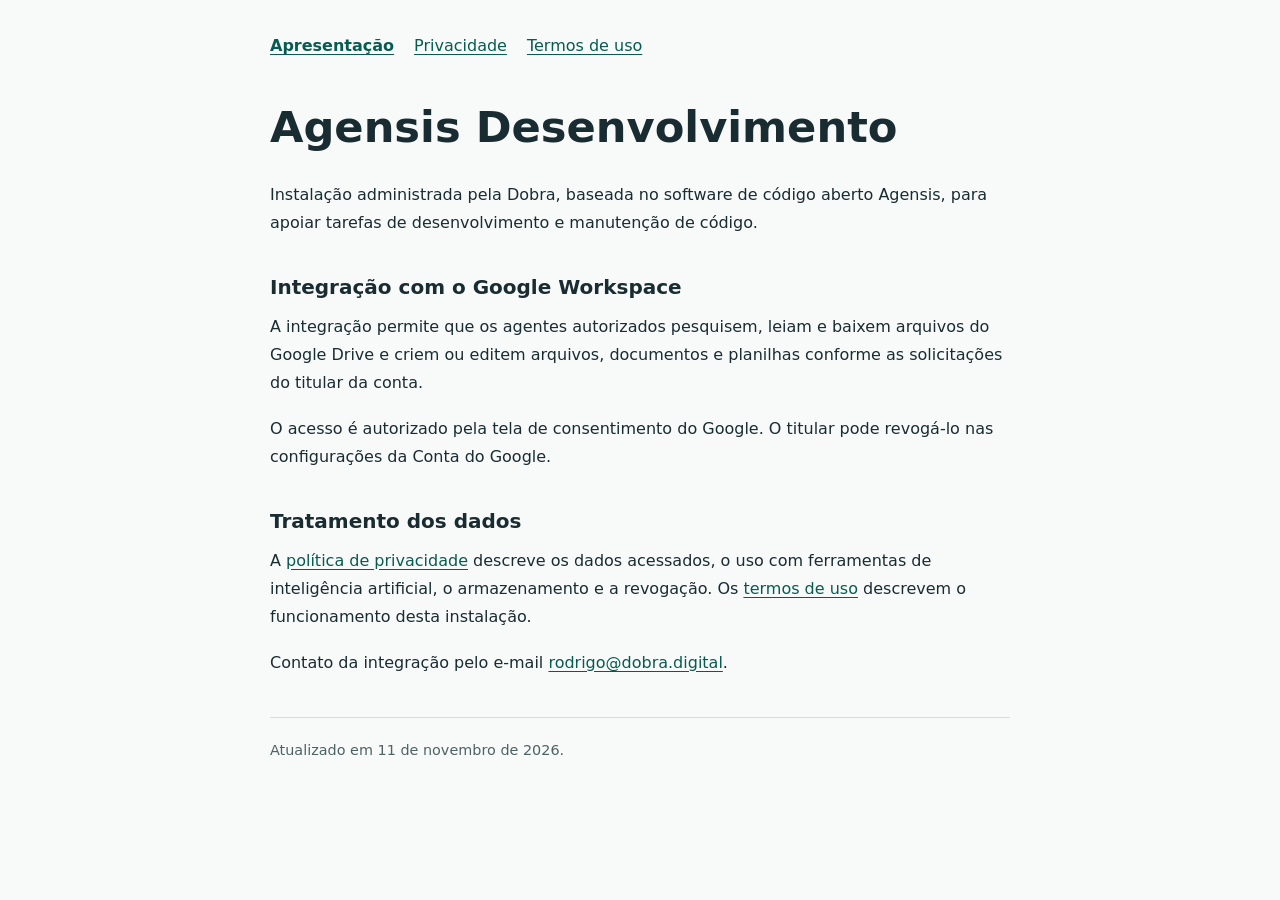
<file: index.html>
<!doctype html>
<html lang="pt-BR">
<meta charset="utf-8">
<meta name="viewport" content="width=device-width,initial-scale=1">
<title>Agensis Desenvolvimento — Dobra</title>
<link rel="stylesheet" href="style.css">
<main>
  <nav aria-label="Navegação"><a href="./" aria-current="page">Apresentação</a><a href="privacidade.html">Privacidade</a><a href="termos.html">Termos de uso</a></nav>
  <h1>Agensis Desenvolvimento</h1>
  <p>Instalação administrada pela Dobra, baseada no software de código aberto Agensis, para apoiar tarefas de desenvolvimento e manutenção de código.</p>
  <h2>Integração com o Google Workspace</h2>
  <p>A integração permite que os agentes autorizados pesquisem, leiam e baixem arquivos do Google Drive e criem ou editem arquivos, documentos e planilhas conforme as solicitações do titular da conta.</p>
  <p>O acesso é autorizado pela tela de consentimento do Google. O titular pode revogá-lo nas configurações da Conta do Google.</p>
  <h2>Tratamento dos dados</h2>
  <p>A <a href="privacidade.html">política de privacidade</a> descreve os dados acessados, o uso com ferramentas de inteligência artificial, o armazenamento e a revogação. Os <a href="termos.html">termos de uso</a> descrevem o funcionamento desta instalação.</p>
  <p>Contato da integração pelo e-mail <a href="mailto:rodrigo@dobra.digital">rodrigo@dobra.digital</a>.</p>
  <footer>Atualizado em 11 de novembro de 2026.</footer>
</main>
</html>
</file>
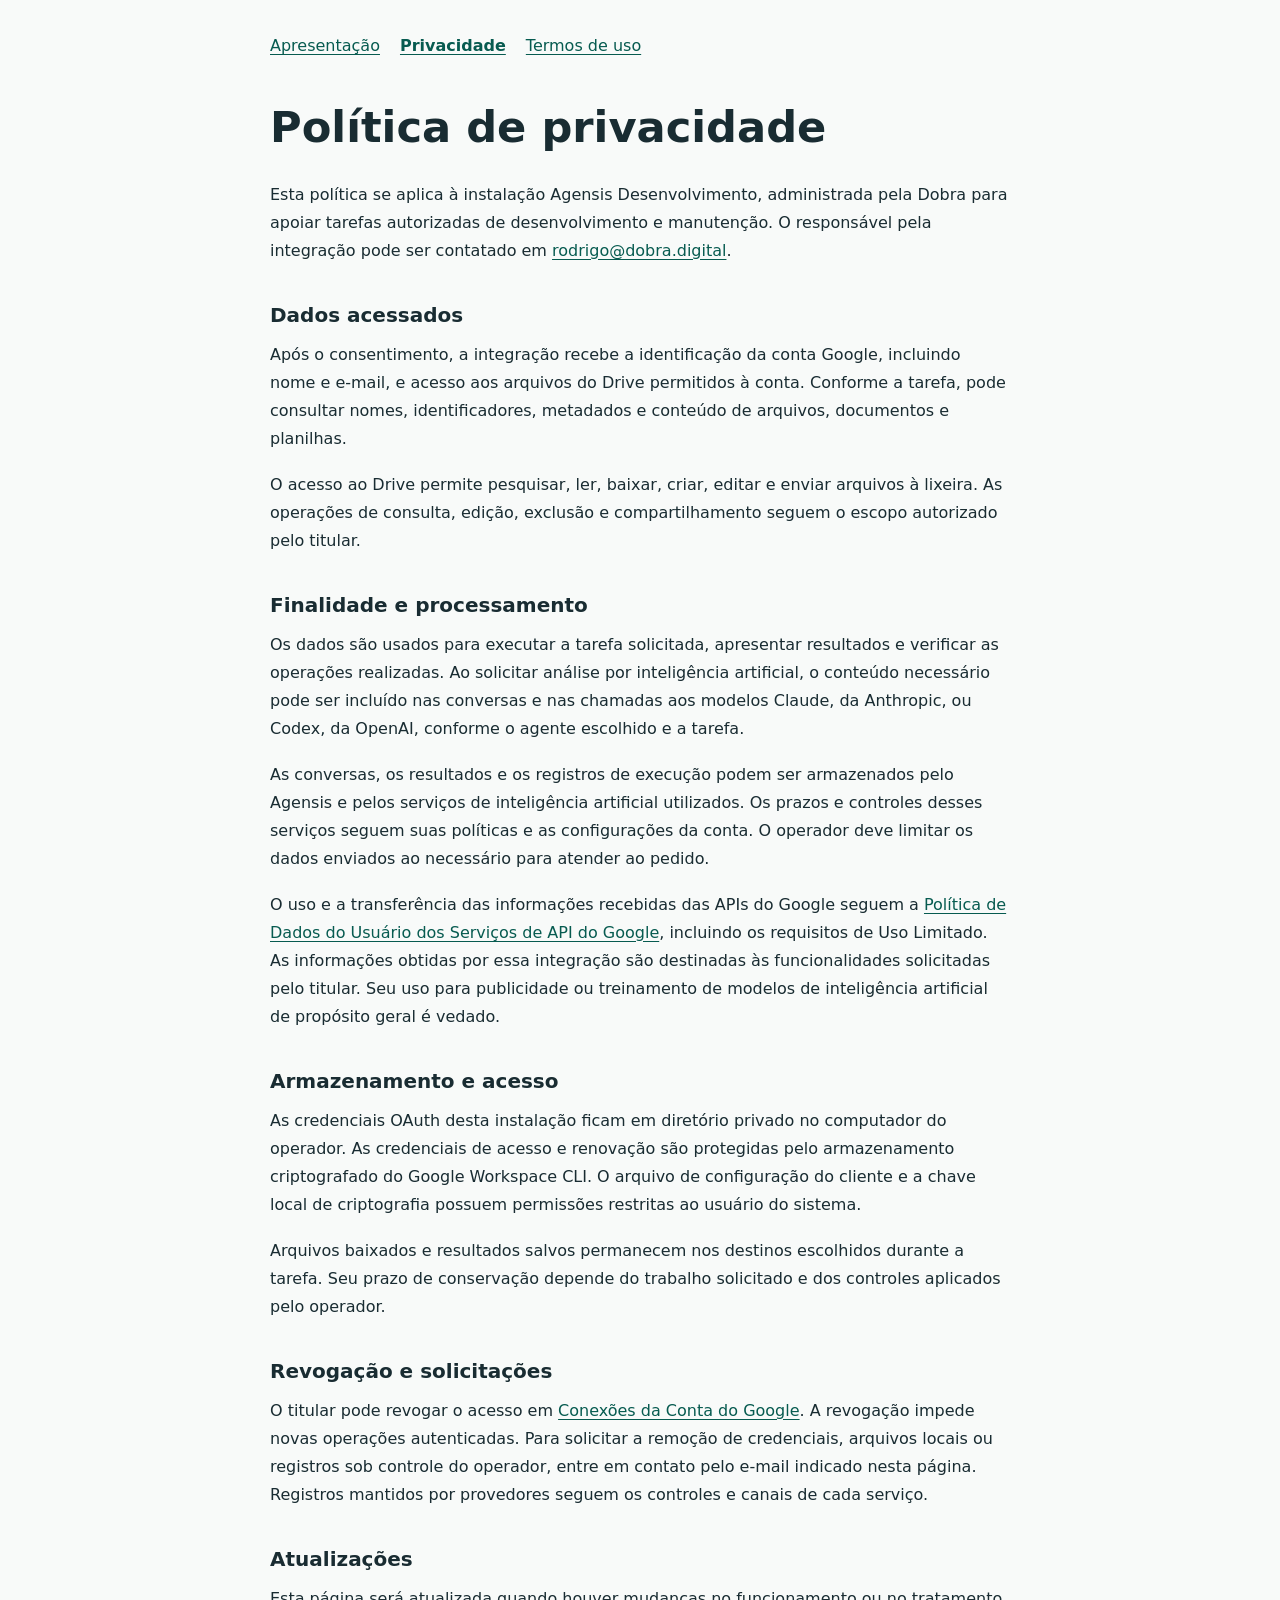
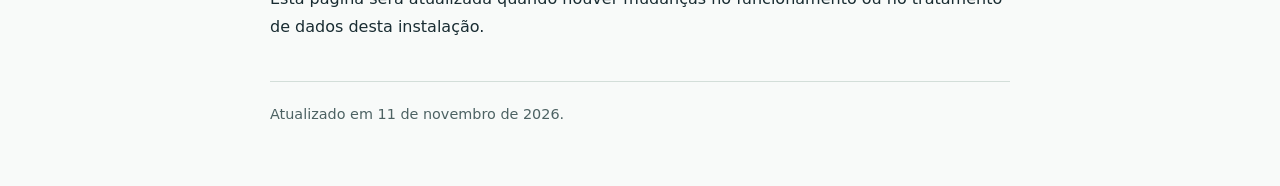
<file: privacidade.html>
<!doctype html>
<html lang="pt-BR">
<meta charset="utf-8">
<meta name="viewport" content="width=device-width,initial-scale=1">
<title>Privacidade — Agensis Desenvolvimento</title>
<link rel="stylesheet" href="style.css">
<main>
  <nav aria-label="Navegação"><a href="./">Apresentação</a><a href="privacidade.html" aria-current="page">Privacidade</a><a href="termos.html">Termos de uso</a></nav>
  <h1>Política de privacidade</h1>
  <p>Esta política se aplica à instalação Agensis Desenvolvimento, administrada pela Dobra para apoiar tarefas autorizadas de desenvolvimento e manutenção. O responsável pela integração pode ser contatado em <a href="mailto:rodrigo@dobra.digital">rodrigo@dobra.digital</a>.</p>
  <h2>Dados acessados</h2>
  <p>Após o consentimento, a integração recebe a identificação da conta Google, incluindo nome e e-mail, e acesso aos arquivos do Drive permitidos à conta. Conforme a tarefa, pode consultar nomes, identificadores, metadados e conteúdo de arquivos, documentos e planilhas.</p>
  <p>O acesso ao Drive permite pesquisar, ler, baixar, criar, editar e enviar arquivos à lixeira. As operações de consulta, edição, exclusão e compartilhamento seguem o escopo autorizado pelo titular.</p>
  <h2>Finalidade e processamento</h2>
  <p>Os dados são usados para executar a tarefa solicitada, apresentar resultados e verificar as operações realizadas. Ao solicitar análise por inteligência artificial, o conteúdo necessário pode ser incluído nas conversas e nas chamadas aos modelos Claude, da Anthropic, ou Codex, da OpenAI, conforme o agente escolhido e a tarefa.</p>
  <p>As conversas, os resultados e os registros de execução podem ser armazenados pelo Agensis e pelos serviços de inteligência artificial utilizados. Os prazos e controles desses serviços seguem suas políticas e as configurações da conta. O operador deve limitar os dados enviados ao necessário para atender ao pedido.</p>
  <p>O uso e a transferência das informações recebidas das APIs do Google seguem a <a href="https://developers.google.com/terms/api-services-user-data-policy">Política de Dados do Usuário dos Serviços de API do Google</a>, incluindo os requisitos de Uso Limitado. As informações obtidas por essa integração são destinadas às funcionalidades solicitadas pelo titular. Seu uso para publicidade ou treinamento de modelos de inteligência artificial de propósito geral é vedado.</p>
  <h2>Armazenamento e acesso</h2>
  <p>As credenciais OAuth desta instalação ficam em diretório privado no computador do operador. As credenciais de acesso e renovação são protegidas pelo armazenamento criptografado do Google Workspace CLI. O arquivo de configuração do cliente e a chave local de criptografia possuem permissões restritas ao usuário do sistema.</p>
  <p>Arquivos baixados e resultados salvos permanecem nos destinos escolhidos durante a tarefa. Seu prazo de conservação depende do trabalho solicitado e dos controles aplicados pelo operador.</p>
  <h2>Revogação e solicitações</h2>
  <p>O titular pode revogar o acesso em <a href="https://myaccount.google.com/connections">Conexões da Conta do Google</a>. A revogação impede novas operações autenticadas. Para solicitar a remoção de credenciais, arquivos locais ou registros sob controle do operador, entre em contato pelo e-mail indicado nesta página. Registros mantidos por provedores seguem os controles e canais de cada serviço.</p>
  <h2>Atualizações</h2>
  <p>Esta página será atualizada quando houver mudanças no funcionamento ou no tratamento de dados desta instalação.</p>
  <footer>Atualizado em 11 de novembro de 2026.</footer>
</main>
</html>
</file>
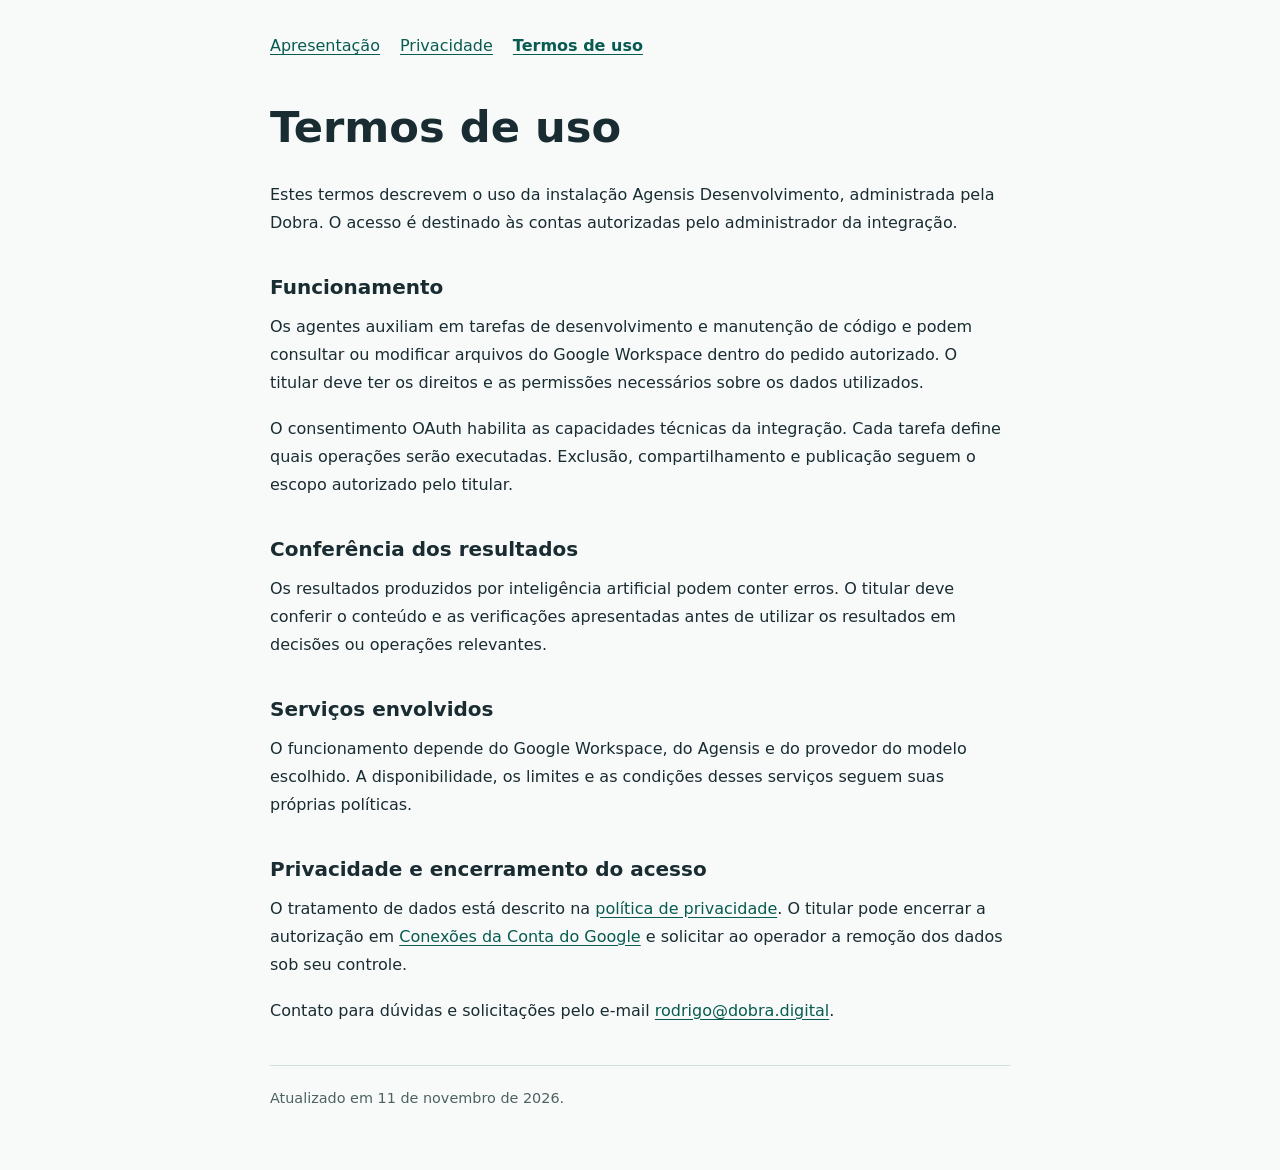
<file: termos.html>
<!doctype html>
<html lang="pt-BR">
<meta charset="utf-8">
<meta name="viewport" content="width=device-width,initial-scale=1">
<title>Termos de uso — Agensis Desenvolvimento</title>
<link rel="stylesheet" href="style.css">
<main>
  <nav aria-label="Navegação"><a href="./">Apresentação</a><a href="privacidade.html">Privacidade</a><a href="termos.html" aria-current="page">Termos de uso</a></nav>
  <h1>Termos de uso</h1>
  <p>Estes termos descrevem o uso da instalação Agensis Desenvolvimento, administrada pela Dobra. O acesso é destinado às contas autorizadas pelo administrador da integração.</p>
  <h2>Funcionamento</h2>
  <p>Os agentes auxiliam em tarefas de desenvolvimento e manutenção de código e podem consultar ou modificar arquivos do Google Workspace dentro do pedido autorizado. O titular deve ter os direitos e as permissões necessários sobre os dados utilizados.</p>
  <p>O consentimento OAuth habilita as capacidades técnicas da integração. Cada tarefa define quais operações serão executadas. Exclusão, compartilhamento e publicação seguem o escopo autorizado pelo titular.</p>
  <h2>Conferência dos resultados</h2>
  <p>Os resultados produzidos por inteligência artificial podem conter erros. O titular deve conferir o conteúdo e as verificações apresentadas antes de utilizar os resultados em decisões ou operações relevantes.</p>
  <h2>Serviços envolvidos</h2>
  <p>O funcionamento depende do Google Workspace, do Agensis e do provedor do modelo escolhido. A disponibilidade, os limites e as condições desses serviços seguem suas próprias políticas.</p>
  <h2>Privacidade e encerramento do acesso</h2>
  <p>O tratamento de dados está descrito na <a href="privacidade.html">política de privacidade</a>. O titular pode encerrar a autorização em <a href="https://myaccount.google.com/connections">Conexões da Conta do Google</a> e solicitar ao operador a remoção dos dados sob seu controle.</p>
  <p>Contato para dúvidas e solicitações pelo e-mail <a href="mailto:rodrigo@dobra.digital">rodrigo@dobra.digital</a>.</p>
  <footer>Atualizado em 11 de novembro de 2026.</footer>
</main>
</html>
</file>
<file: style.css>
:root { font-family: Inter, system-ui, sans-serif; color: #192c32; background: #f8faf9; }
body { margin: 0; }
main { max-width: 740px; margin: 0 auto; padding: 36px 24px 64px; }
nav { display: flex; flex-wrap: wrap; gap: 20px; margin-bottom: 48px; }
a { color: #075b50; text-underline-offset: 3px; }
a:focus-visible { outline: 3px solid #087b69; outline-offset: 4px; }
[aria-current] { font-weight: 700; }
h1 { font-size: clamp(2rem, 6vw, 2.7rem); line-height: 1.15; margin: 0 0 28px; }
h2 { font-size: 1.25rem; line-height: 1.4; margin: 36px 0 12px; }
p { line-height: 1.75; margin: 0 0 18px; }
footer { border-top: 1px solid #d3ded9; padding-top: 24px; margin-top: 40px; color: #4d6263; font-size: 0.9rem; }
</file>
